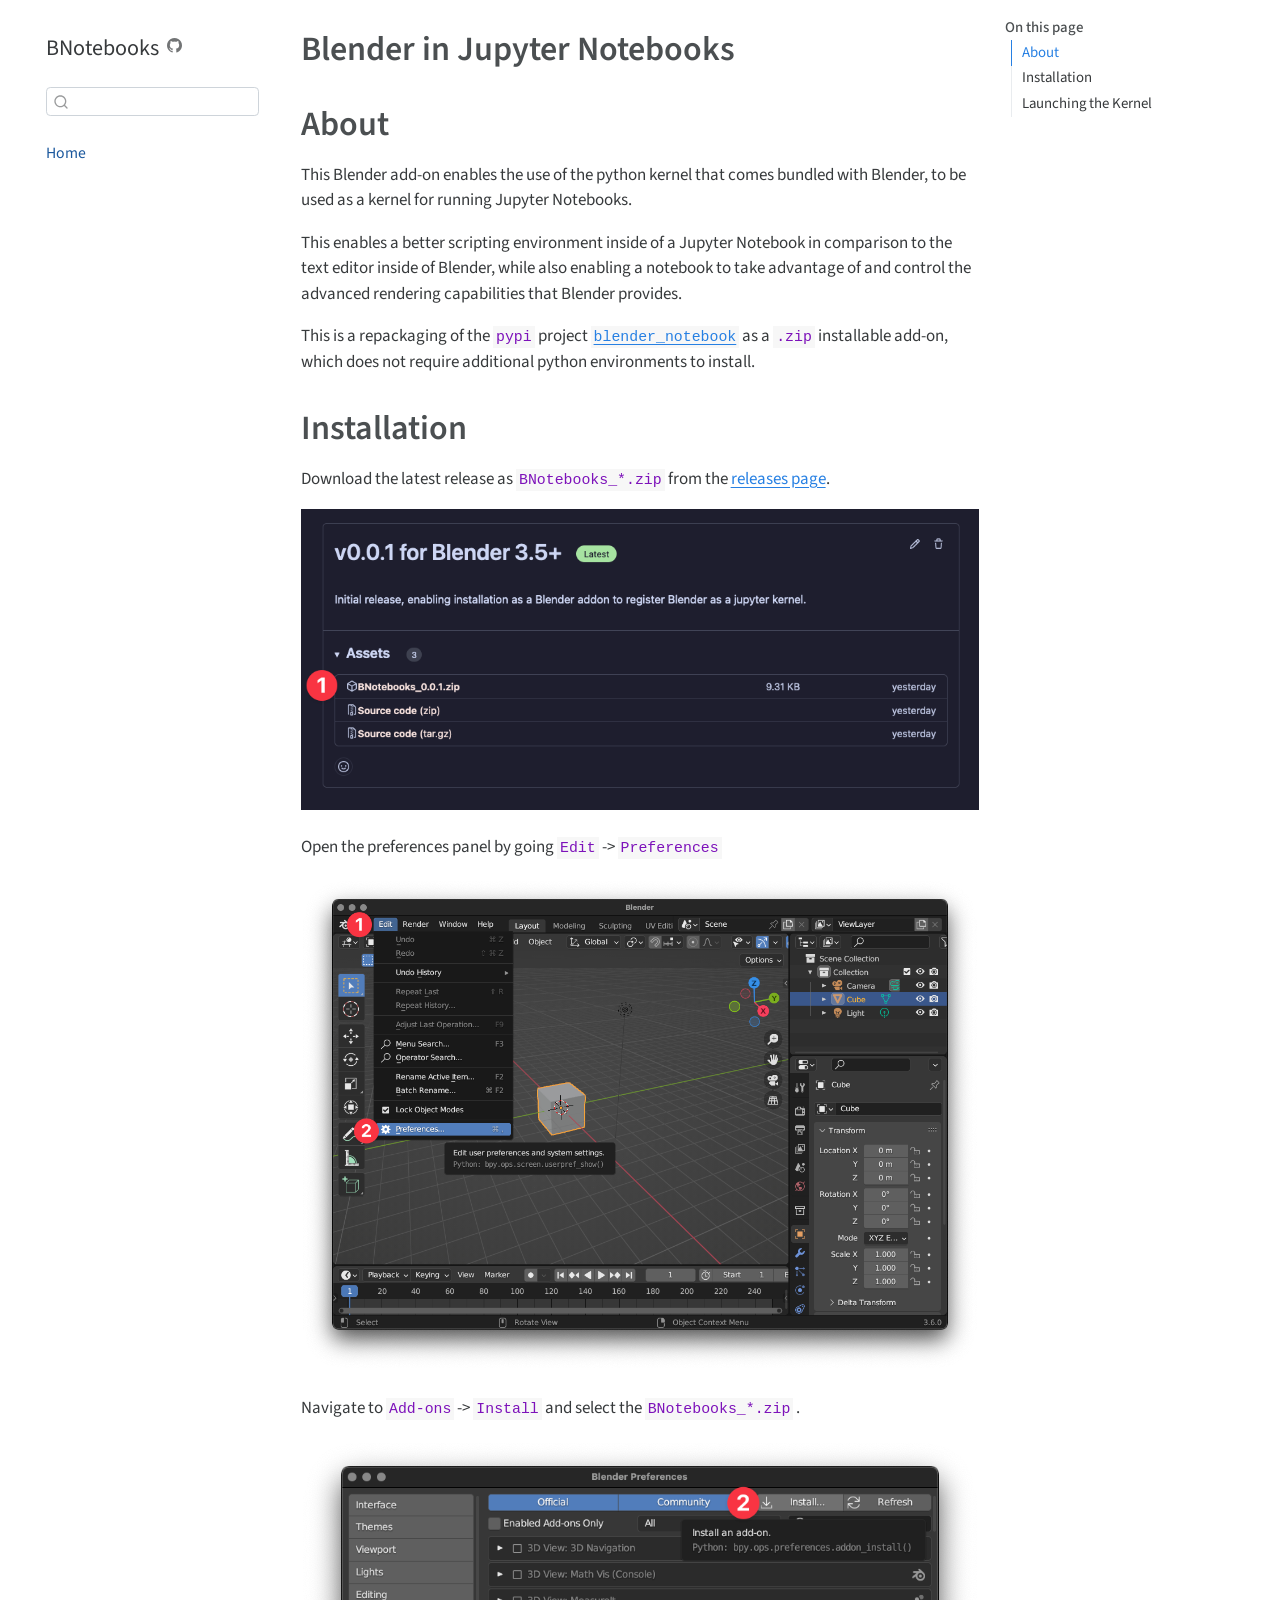
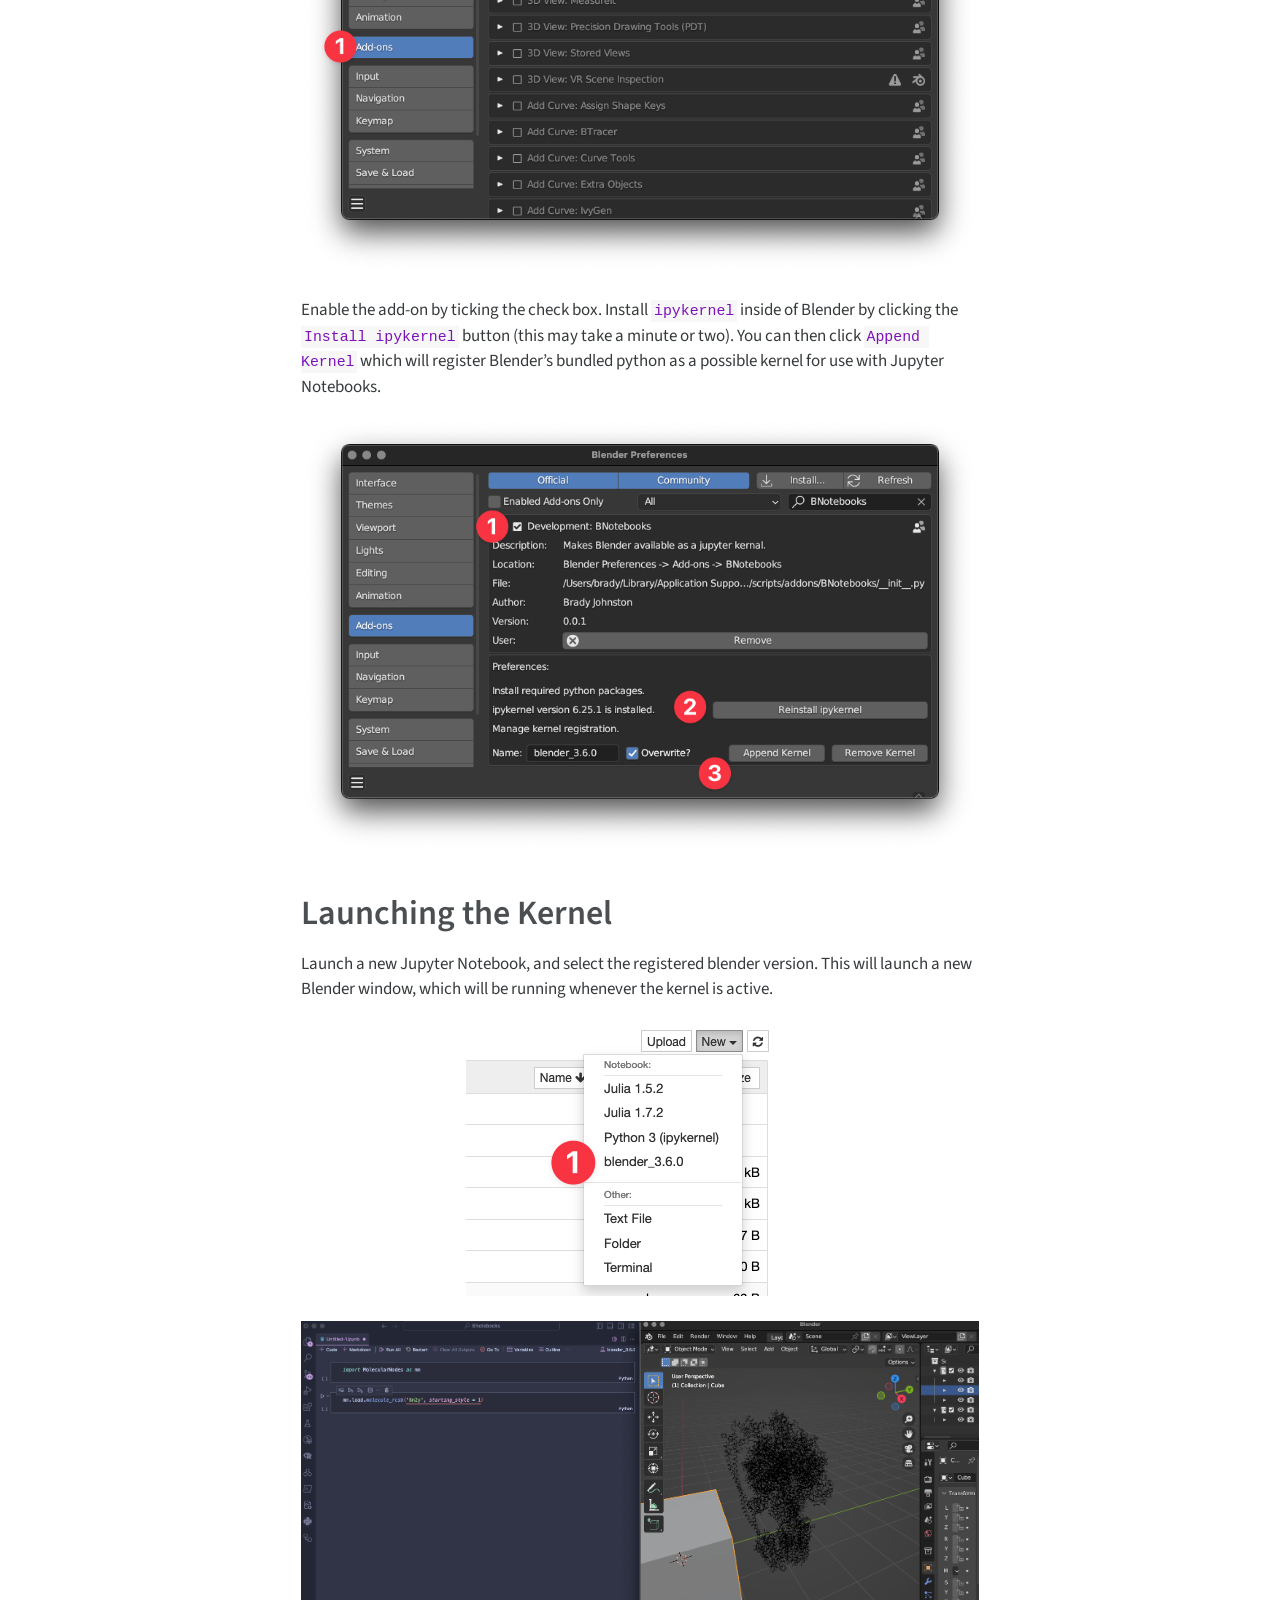
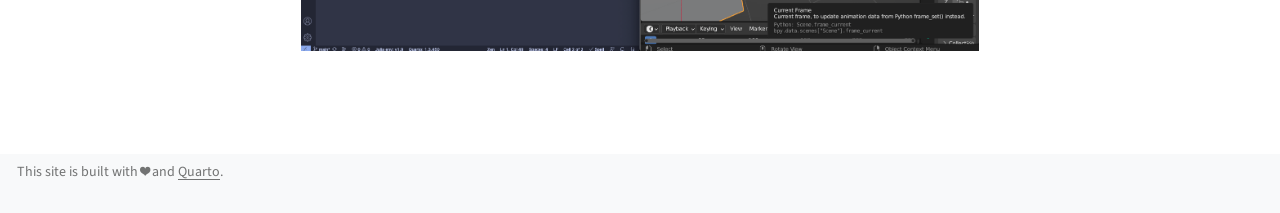
<file: index.html>
<!DOCTYPE html>
<html xmlns="http://www.w3.org/1999/xhtml" lang="en" xml:lang="en"><head>

<meta charset="utf-8">
<meta name="generator" content="quarto-99.9.9">

<meta name="viewport" content="width=device-width, initial-scale=1.0, user-scalable=yes">


<title>BNotebooks - Blender in Jupyter Notebooks</title>
<style>
code{white-space: pre-wrap;}
span.smallcaps{font-variant: small-caps;}
div.columns{display: flex; gap: min(4vw, 1.5em);}
div.column{flex: auto; overflow-x: auto;}
div.hanging-indent{margin-left: 1.5em; text-indent: -1.5em;}
ul.task-list{list-style: none;}
ul.task-list li input[type="checkbox"] {
  width: 0.8em;
  margin: 0 0.8em 0.2em -1em; /* quarto-specific, see https://github.com/quarto-dev/quarto-cli/issues/4556 */ 
  vertical-align: middle;
}
</style>


<script src="site_libs/quarto-nav/quarto-nav.js"></script>
<script src="site_libs/quarto-nav/headroom.min.js"></script>
<script src="site_libs/clipboard/clipboard.min.js"></script>
<script src="site_libs/quarto-search/autocomplete.umd.js"></script>
<script src="site_libs/quarto-search/fuse.min.js"></script>
<script src="site_libs/quarto-search/quarto-search.js"></script>
<meta name="quarto:offset" content="./">
<script src="site_libs/quarto-html/quarto.js"></script>
<script src="site_libs/quarto-html/popper.min.js"></script>
<script src="site_libs/quarto-html/tippy.umd.min.js"></script>
<script src="site_libs/quarto-html/anchor.min.js"></script>
<link href="site_libs/quarto-html/tippy.css" rel="stylesheet">
<link href="site_libs/quarto-html/quarto-syntax-highlighting.css" rel="stylesheet" id="quarto-text-highlighting-styles">
<script src="site_libs/bootstrap/bootstrap.min.js"></script>
<link href="site_libs/bootstrap/bootstrap-icons.css" rel="stylesheet">
<link href="site_libs/bootstrap/bootstrap.min.css" rel="stylesheet" id="quarto-bootstrap" data-mode="light">
<script id="quarto-search-options" type="application/json">{
  "location": "sidebar",
  "copy-button": false,
  "collapse-after": 3,
  "panel-placement": "start",
  "type": "textbox",
  "limit": 20,
  "keyboard-shortcut": [
    "f",
    "/",
    "s"
  ],
  "show-item-context": false,
  "language": {
    "search-no-results-text": "No results",
    "search-matching-documents-text": "matching documents",
    "search-copy-link-title": "Copy link to search",
    "search-hide-matches-text": "Hide additional matches",
    "search-more-match-text": "more match in this document",
    "search-more-matches-text": "more matches in this document",
    "search-clear-button-title": "Clear",
    "search-detached-cancel-button-title": "Cancel",
    "search-submit-button-title": "Submit",
    "search-label": "Search"
  }
}</script>


<link rel="stylesheet" href="styles.css">
</head>

<body class="nav-sidebar floating">

<div id="quarto-search-results"></div>
  <header id="quarto-header" class="headroom fixed-top">
  <nav class="quarto-secondary-nav">
    <div class="container-fluid d-flex">
      <button type="button" class="quarto-btn-toggle btn" data-bs-toggle="collapse" data-bs-target="#quarto-sidebar,#quarto-sidebar-glass" aria-controls="quarto-sidebar" aria-expanded="false" aria-label="Toggle sidebar navigation" onclick="if (window.quartoToggleHeadroom) { window.quartoToggleHeadroom(); }">
        <i class="bi bi-layout-text-sidebar-reverse"></i>
      </button>
        <nav class="quarto-page-breadcrumbs" aria-label="breadcrumb"><ol class="breadcrumb"><li class="breadcrumb-item"><a href="./index.html">Home</a></li></ol></nav>
        <a class="flex-grow-1" role="button" data-bs-toggle="collapse" data-bs-target="#quarto-sidebar,#quarto-sidebar-glass" aria-controls="quarto-sidebar" aria-expanded="false" aria-label="Toggle sidebar navigation" onclick="if (window.quartoToggleHeadroom) { window.quartoToggleHeadroom(); }">      
        </a>
      <button type="button" class="btn quarto-search-button" aria-label="" onclick="window.quartoOpenSearch();">
        <i class="bi bi-search"></i>
      </button>
    </div>
  </nav>
</header>
<!-- content -->
<div id="quarto-content" class="quarto-container page-columns page-rows-contents page-layout-article">
<!-- sidebar -->
  <nav id="quarto-sidebar" class="sidebar collapse collapse-horizontal sidebar-navigation floating overflow-auto">
    <div class="pt-lg-2 mt-2 text-left sidebar-header">
    <div class="sidebar-title mb-0 py-0">
      <a href="./">BNotebooks</a> 
        <div class="sidebar-tools-main">
    <a href="https://github.com/BradyAJohnston/BNotebooks" title="" class="quarto-navigation-tool px-1" aria-label=""><i class="bi bi-github"></i></a>
</div>
    </div>
      </div>
        <div class="mt-2 flex-shrink-0 align-items-center">
        <div class="sidebar-search">
        <div id="quarto-search" class="" title="Search"></div>
        </div>
        </div>
    <div class="sidebar-menu-container"> 
    <ul class="list-unstyled mt-1">
        <li class="sidebar-item">
  <div class="sidebar-item-container"> 
  <a href="./index.html" class="sidebar-item-text sidebar-link active">
 <span class="menu-text">Home</span></a>
  </div>
</li>
    </ul>
    </div>
</nav>
<div id="quarto-sidebar-glass" data-bs-toggle="collapse" data-bs-target="#quarto-sidebar,#quarto-sidebar-glass"></div>
<!-- margin-sidebar -->
    <div id="quarto-margin-sidebar" class="sidebar margin-sidebar">
        <nav id="TOC" role="doc-toc" class="toc-active">
    <h2 id="toc-title">On this page</h2>
   
  <ul>
  <li><a href="#about" id="toc-about" class="nav-link active" data-scroll-target="#about">About</a></li>
  <li><a href="#installation" id="toc-installation" class="nav-link" data-scroll-target="#installation">Installation</a></li>
  <li><a href="#launching-the-kernel" id="toc-launching-the-kernel" class="nav-link" data-scroll-target="#launching-the-kernel">Launching the Kernel</a></li>
  </ul>
</nav>
    </div>
<!-- main -->
<main class="content" id="quarto-document-content">

<header id="title-block-header" class="quarto-title-block default">
<div class="quarto-title">
<h1 class="title">Blender in Jupyter Notebooks</h1>
</div>



<div class="quarto-title-meta">

    
  
    
  </div>
  


</header>

<section id="about" class="level1">
<h1>About</h1>
<p>This Blender add-on enables the use of the python kernel that comes bundled with Blender, to be used as a kernel for running Jupyter Notebooks.</p>
<p>This enables a better scripting environment inside of a Jupyter Notebook in comparison to the text editor inside of Blender, while also enabling a notebook to take advantage of and control the advanced rendering capabilities that Blender provides.</p>
<p>This is a repackaging of the <code>pypi</code> project <a href="https://github.com/cheng-chi/blender_notebook"><code>blender_notebook</code></a> as a <code>.zip</code> installable add-on, which does not require additional python environments to install.</p>
</section>
<section id="installation" class="level1">
<h1>Installation</h1>
<p>Download the latest release as <code>BNotebooks_*.zip</code> from the <a href="https://github.com/BradyAJohnston/BNotebooks/releases">releases page</a>.</p>
<div id="fig-539a35d47e664c97a50115a146a7f1bd-1" class="quarto-figure quarto-figure-center anchored">
<figure class="quarto-float quarto-float-fig figure">
<div>
<img src="images/download.png" id="fig-539a35d47e664c97a50115a146a7f1bd-1" class="img-fluid figure-img">
</div>
</figure>
</div>
<p>Open the preferences panel by going <code>Edit</code> -&gt; <code>Preferences</code></p>
<div id="fig-539a35d47e664c97a50115a146a7f1bd-2" class="quarto-figure quarto-figure-center anchored">
<figure class="quarto-float quarto-float-fig figure">
<div>
<img src="images/preferences.png" id="fig-539a35d47e664c97a50115a146a7f1bd-2" class="img-fluid figure-img">
</div>
</figure>
</div>
<p>Navigate to <code>Add-ons</code> -&gt; <code>Install</code> and select the <code>BNotebooks_*.zip</code> .</p>
<div id="fig-539a35d47e664c97a50115a146a7f1bd-3" class="quarto-figure quarto-figure-center anchored">
<figure class="quarto-float quarto-float-fig figure">
<div>
<img src="images/install.png" id="fig-539a35d47e664c97a50115a146a7f1bd-3" class="img-fluid figure-img">
</div>
</figure>
</div>
<p>Enable the add-on by ticking the check box. Install <code>ipykernel</code> inside of Blender by clicking the <code>Install ipykernel</code> button (this may take a minute or two). You can then click <code>Append Kernel</code> which will register Blender’s bundled python as a possible kernel for use with Jupyter Notebooks.</p>
<div id="fig-539a35d47e664c97a50115a146a7f1bd-4" class="quarto-figure quarto-figure-center anchored">
<figure class="quarto-float quarto-float-fig figure">
<div>
<img src="images/append.png" id="fig-539a35d47e664c97a50115a146a7f1bd-4" class="img-fluid figure-img">
</div>
</figure>
</div>
</section>
<section id="launching-the-kernel" class="level1">
<h1>Launching the Kernel</h1>
<p>Launch a new Jupyter Notebook, and select the registered blender version. This will launch a new Blender window, which will be running whenever the kernel is active.</p>
<div id="fig-539a35d47e664c97a50115a146a7f1bd-5" class="quarto-figure quarto-figure-center anchored">
<figure class="quarto-float quarto-float-fig figure">
<div>
<img src="images/jupyter.png" id="fig-539a35d47e664c97a50115a146a7f1bd-5" class="img-fluid figure-img">
</div>
</figure>
</div>
<div id="fig-539a35d47e664c97a50115a146a7f1bd-6" class="quarto-figure quarto-figure-center anchored">
<figure class="quarto-float quarto-float-fig figure">
<div>
<img src="images/import.png" id="fig-539a35d47e664c97a50115a146a7f1bd-6" class="img-fluid figure-img">
</div>
</figure>
</div>


</section>

</main> <!-- /main -->
<script id="quarto-html-after-body" type="application/javascript">
window.document.addEventListener("DOMContentLoaded", function (event) {
  const toggleBodyColorMode = (bsSheetEl) => {
    const mode = bsSheetEl.getAttribute("data-mode");
    const bodyEl = window.document.querySelector("body");
    if (mode === "dark") {
      bodyEl.classList.add("quarto-dark");
      bodyEl.classList.remove("quarto-light");
    } else {
      bodyEl.classList.add("quarto-light");
      bodyEl.classList.remove("quarto-dark");
    }
  }
  const toggleBodyColorPrimary = () => {
    const bsSheetEl = window.document.querySelector("link#quarto-bootstrap");
    if (bsSheetEl) {
      toggleBodyColorMode(bsSheetEl);
    }
  }
  toggleBodyColorPrimary();  
  const icon = "";
  const anchorJS = new window.AnchorJS();
  anchorJS.options = {
    placement: 'right',
    icon: icon
  };
  anchorJS.add('.anchored');
  const isCodeAnnotation = (el) => {
    for (const clz of el.classList) {
      if (clz.startsWith('code-annotation-')) {                     
        return true;
      }
    }
    return false;
  }
  const clipboard = new window.ClipboardJS('.code-copy-button', {
    text: function(trigger) {
      const codeEl = trigger.previousElementSibling.cloneNode(true);
      for (const childEl of codeEl.children) {
        if (isCodeAnnotation(childEl)) {
          childEl.remove();
        }
      }
      return codeEl.innerText;
    }
  });
  clipboard.on('success', function(e) {
    // button target
    const button = e.trigger;
    // don't keep focus
    button.blur();
    // flash "checked"
    button.classList.add('code-copy-button-checked');
    var currentTitle = button.getAttribute("title");
    button.setAttribute("title", "Copied!");
    let tooltip;
    if (window.bootstrap) {
      button.setAttribute("data-bs-toggle", "tooltip");
      button.setAttribute("data-bs-placement", "left");
      button.setAttribute("data-bs-title", "Copied!");
      tooltip = new bootstrap.Tooltip(button, 
        { trigger: "manual", 
          customClass: "code-copy-button-tooltip",
          offset: [0, -8]});
      tooltip.show();    
    }
    setTimeout(function() {
      if (tooltip) {
        tooltip.hide();
        button.removeAttribute("data-bs-title");
        button.removeAttribute("data-bs-toggle");
        button.removeAttribute("data-bs-placement");
      }
      button.setAttribute("title", currentTitle);
      button.classList.remove('code-copy-button-checked');
    }, 1000);
    // clear code selection
    e.clearSelection();
  });
  function tippyHover(el, contentFn, onTriggerFn, onUntriggerFn) {
    const config = {
      allowHTML: true,
      maxWidth: 500,
      delay: 100,
      arrow: false,
      appendTo: function(el) {
          return el.parentElement;
      },
      interactive: true,
      interactiveBorder: 10,
      theme: 'quarto',
      placement: 'bottom-start',
    };
    if (contentFn) {
      config.content = contentFn;
    }
    if (onTriggerFn) {
      config.onTrigger = onTriggerFn;
    }
    if (onUntriggerFn) {
      config.onUntrigger = onUntriggerFn;
    }
    window.tippy(el, config); 
  }
  const noterefs = window.document.querySelectorAll('a[role="doc-noteref"]');
  for (var i=0; i<noterefs.length; i++) {
    const ref = noterefs[i];
    tippyHover(ref, function() {
      // use id or data attribute instead here
      let href = ref.getAttribute('data-footnote-href') || ref.getAttribute('href');
      try { href = new URL(href).hash; } catch {}
      const id = href.replace(/^#\/?/, "");
      const note = window.document.getElementById(id);
      return note.innerHTML;
    });
  }
  const xrefs = window.document.querySelectorAll('a.quarto-xref');
  const processXRef = (id, note) => {
    // Strip column container classes
    const stripColumnClz = (el) => {
      el.classList.remove("page-full", "page-columns");
      if (el.children) {
        for (const child of el.children) {
          stripColumnClz(child);
        }
      }
    }
    stripColumnClz(note)
    if (id.startsWith('sec-')) {
      // Special case sections, only their first couple elements
      const container = document.createElement("div");
      if (note.children && note.children.length > 2) {
        for (let i = 0; i < 2; i++) {
          container.appendChild(note.children[i].cloneNode(true));
        }
        return container.innerHTML
      } else {
        return note.innerHTML;
      }
    } else {
      // Remove any anchor links if they are present
      const anchorLink = note.querySelector('a.anchorjs-link');
      if (anchorLink) {
        anchorLink.remove();
      }
      return note.innerHTML;
    }
  }
  for (var i=0; i<xrefs.length; i++) {
    const xref = xrefs[i];
    tippyHover(xref, undefined, function(instance) {
      instance.disable();
      let url = xref.getAttribute('href');
      let hash = undefined; 
      if (url.startsWith('#')) {
        hash = url;
      } else {
        try { hash = new URL(url).hash; } catch {}
      }
      if (hash) {
        const id = hash.replace(/^#\/?/, "");
        const note = window.document.getElementById(id);
        if (note !== null) {
          try {
            const html = processXRef(id, note.cloneNode(true));
            instance.setContent(html);
          } finally {
            instance.enable();
            instance.show();
          }
        } else {
          // See if we can fetch this
          fetch(url.split('#')[0])
          .then(res => res.text())
          .then(html => {
            const parser = new DOMParser();
            const htmlDoc = parser.parseFromString(html, "text/html");
            const note = htmlDoc.getElementById(id);
            if (note !== null) {
              const html = processXRef(id, note);
              instance.setContent(html);
            } 
          }).finally(() => {
            instance.enable();
            instance.show();
          });
        }
      }
    }, function(instance) {
    });
  }
      let selectedAnnoteEl;
      const selectorForAnnotation = ( cell, annotation) => {
        let cellAttr = 'data-code-cell="' + cell + '"';
        let lineAttr = 'data-code-annotation="' +  annotation + '"';
        const selector = 'span[' + cellAttr + '][' + lineAttr + ']';
        return selector;
      }
      const selectCodeLines = (annoteEl) => {
        const doc = window.document;
        const targetCell = annoteEl.getAttribute("data-target-cell");
        const targetAnnotation = annoteEl.getAttribute("data-target-annotation");
        const annoteSpan = window.document.querySelector(selectorForAnnotation(targetCell, targetAnnotation));
        const lines = annoteSpan.getAttribute("data-code-lines").split(",");
        const lineIds = lines.map((line) => {
          return targetCell + "-" + line;
        })
        let top = null;
        let height = null;
        let parent = null;
        if (lineIds.length > 0) {
            //compute the position of the single el (top and bottom and make a div)
            const el = window.document.getElementById(lineIds[0]);
            top = el.offsetTop;
            height = el.offsetHeight;
            parent = el.parentElement.parentElement;
          if (lineIds.length > 1) {
            const lastEl = window.document.getElementById(lineIds[lineIds.length - 1]);
            const bottom = lastEl.offsetTop + lastEl.offsetHeight;
            height = bottom - top;
          }
          if (top !== null && height !== null && parent !== null) {
            // cook up a div (if necessary) and position it 
            let div = window.document.getElementById("code-annotation-line-highlight");
            if (div === null) {
              div = window.document.createElement("div");
              div.setAttribute("id", "code-annotation-line-highlight");
              div.style.position = 'absolute';
              parent.appendChild(div);
            }
            div.style.top = top - 2 + "px";
            div.style.height = height + 4 + "px";
            div.style.left = 0;
            let gutterDiv = window.document.getElementById("code-annotation-line-highlight-gutter");
            if (gutterDiv === null) {
              gutterDiv = window.document.createElement("div");
              gutterDiv.setAttribute("id", "code-annotation-line-highlight-gutter");
              gutterDiv.style.position = 'absolute';
              const codeCell = window.document.getElementById(targetCell);
              const gutter = codeCell.querySelector('.code-annotation-gutter');
              gutter.appendChild(gutterDiv);
            }
            gutterDiv.style.top = top - 2 + "px";
            gutterDiv.style.height = height + 4 + "px";
          }
          selectedAnnoteEl = annoteEl;
        }
      };
      const unselectCodeLines = () => {
        const elementsIds = ["code-annotation-line-highlight", "code-annotation-line-highlight-gutter"];
        elementsIds.forEach((elId) => {
          const div = window.document.getElementById(elId);
          if (div) {
            div.remove();
          }
        });
        selectedAnnoteEl = undefined;
      };
        // Handle positioning of the toggle
    window.addEventListener(
      "resize",
      throttle(() => {
        console.log("RESIZE");
        elRect = undefined;
        if (selectedAnnoteEl) {
          selectCodeLines(selectedAnnoteEl);
        }
      }, 10)
    );
    function throttle(fn, ms) {
    let throttle = false;
    let timer;
      return (...args) => {
        if(!throttle) { // first call gets through
            fn.apply(this, args);
            throttle = true;
        } else { // all the others get throttled
            if(timer) clearTimeout(timer); // cancel #2
            timer = setTimeout(() => {
              fn.apply(this, args);
              timer = throttle = false;
            }, ms);
        }
      };
    }
      // Attach click handler to the DT
      const annoteDls = window.document.querySelectorAll('dt[data-target-cell]');
      for (const annoteDlNode of annoteDls) {
        annoteDlNode.addEventListener('click', (event) => {
          const clickedEl = event.target;
          if (clickedEl !== selectedAnnoteEl) {
            unselectCodeLines();
            const activeEl = window.document.querySelector('dt[data-target-cell].code-annotation-active');
            if (activeEl) {
              activeEl.classList.remove('code-annotation-active');
            }
            selectCodeLines(clickedEl);
            clickedEl.classList.add('code-annotation-active');
          } else {
            // Unselect the line
            unselectCodeLines();
            clickedEl.classList.remove('code-annotation-active');
          }
        });
      }
  const findCites = (el) => {
    const parentEl = el.parentElement;
    if (parentEl) {
      const cites = parentEl.dataset.cites;
      if (cites) {
        return {
          el,
          cites: cites.split(' ')
        };
      } else {
        return findCites(el.parentElement)
      }
    } else {
      return undefined;
    }
  };
  var bibliorefs = window.document.querySelectorAll('a[role="doc-biblioref"]');
  for (var i=0; i<bibliorefs.length; i++) {
    const ref = bibliorefs[i];
    const citeInfo = findCites(ref);
    if (citeInfo) {
      tippyHover(citeInfo.el, function() {
        var popup = window.document.createElement('div');
        citeInfo.cites.forEach(function(cite) {
          var citeDiv = window.document.createElement('div');
          citeDiv.classList.add('hanging-indent');
          citeDiv.classList.add('csl-entry');
          var biblioDiv = window.document.getElementById('ref-' + cite);
          if (biblioDiv) {
            citeDiv.innerHTML = biblioDiv.innerHTML;
          }
          popup.appendChild(citeDiv);
        });
        return popup.innerHTML;
      });
    }
  }
});
</script>
</div> <!-- /content -->
<footer class="footer">
  <div class="nav-footer">
    <div class="nav-footer-left">
<p>This site is built with ❤️ and <a href="https://quarto.org/">Quarto</a>.</p>
</div>   
    <div class="nav-footer-center">
      &nbsp;
    </div>
    <div class="nav-footer-right">
      &nbsp;
    </div>
  </div>
</footer>




</body></html>
</file>
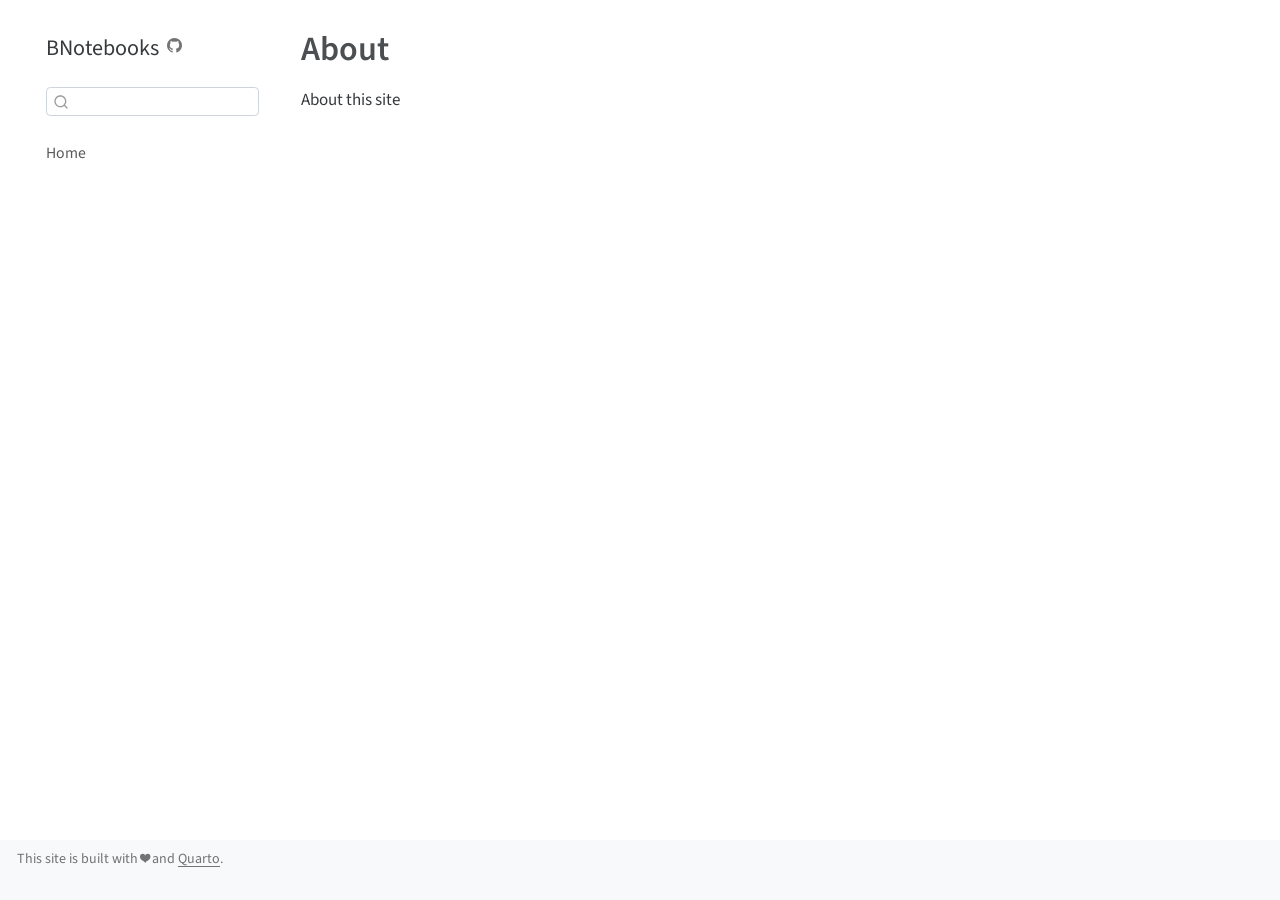
<file: about.html>
<!DOCTYPE html>
<html xmlns="http://www.w3.org/1999/xhtml" lang="en" xml:lang="en"><head>

<meta charset="utf-8">
<meta name="generator" content="quarto-99.9.9">

<meta name="viewport" content="width=device-width, initial-scale=1.0, user-scalable=yes">


<title>BNotebooks - About</title>
<style>
code{white-space: pre-wrap;}
span.smallcaps{font-variant: small-caps;}
div.columns{display: flex; gap: min(4vw, 1.5em);}
div.column{flex: auto; overflow-x: auto;}
div.hanging-indent{margin-left: 1.5em; text-indent: -1.5em;}
ul.task-list{list-style: none;}
ul.task-list li input[type="checkbox"] {
  width: 0.8em;
  margin: 0 0.8em 0.2em -1em; /* quarto-specific, see https://github.com/quarto-dev/quarto-cli/issues/4556 */ 
  vertical-align: middle;
}
</style>


<script src="site_libs/quarto-nav/quarto-nav.js"></script>
<script src="site_libs/quarto-nav/headroom.min.js"></script>
<script src="site_libs/clipboard/clipboard.min.js"></script>
<script src="site_libs/quarto-search/autocomplete.umd.js"></script>
<script src="site_libs/quarto-search/fuse.min.js"></script>
<script src="site_libs/quarto-search/quarto-search.js"></script>
<meta name="quarto:offset" content="./">
<script src="site_libs/quarto-html/quarto.js"></script>
<script src="site_libs/quarto-html/popper.min.js"></script>
<script src="site_libs/quarto-html/tippy.umd.min.js"></script>
<script src="site_libs/quarto-html/anchor.min.js"></script>
<link href="site_libs/quarto-html/tippy.css" rel="stylesheet">
<link href="site_libs/quarto-html/quarto-syntax-highlighting.css" rel="stylesheet" id="quarto-text-highlighting-styles">
<script src="site_libs/bootstrap/bootstrap.min.js"></script>
<link href="site_libs/bootstrap/bootstrap-icons.css" rel="stylesheet">
<link href="site_libs/bootstrap/bootstrap.min.css" rel="stylesheet" id="quarto-bootstrap" data-mode="light">
<script id="quarto-search-options" type="application/json">{
  "location": "sidebar",
  "copy-button": false,
  "collapse-after": 3,
  "panel-placement": "start",
  "type": "textbox",
  "limit": 20,
  "keyboard-shortcut": [
    "f",
    "/",
    "s"
  ],
  "show-item-context": false,
  "language": {
    "search-no-results-text": "No results",
    "search-matching-documents-text": "matching documents",
    "search-copy-link-title": "Copy link to search",
    "search-hide-matches-text": "Hide additional matches",
    "search-more-match-text": "more match in this document",
    "search-more-matches-text": "more matches in this document",
    "search-clear-button-title": "Clear",
    "search-detached-cancel-button-title": "Cancel",
    "search-submit-button-title": "Submit",
    "search-label": "Search"
  }
}</script>


<link rel="stylesheet" href="styles.css">
</head>

<body class="nav-sidebar floating">

<div id="quarto-search-results"></div>
  <header id="quarto-header" class="headroom fixed-top">
  <nav class="quarto-secondary-nav">
    <div class="container-fluid d-flex">
      <button type="button" class="quarto-btn-toggle btn" data-bs-toggle="collapse" data-bs-target="#quarto-sidebar,#quarto-sidebar-glass" aria-controls="quarto-sidebar" aria-expanded="false" aria-label="Toggle sidebar navigation" onclick="if (window.quartoToggleHeadroom) { window.quartoToggleHeadroom(); }">
        <i class="bi bi-layout-text-sidebar-reverse"></i>
      </button>
        <nav class="quarto-page-breadcrumbs" aria-label="breadcrumb"><ol class="breadcrumb"><li class="breadcrumb-item">
      BNotebooks
      </li></ol></nav>
        <a class="flex-grow-1" role="button" data-bs-toggle="collapse" data-bs-target="#quarto-sidebar,#quarto-sidebar-glass" aria-controls="quarto-sidebar" aria-expanded="false" aria-label="Toggle sidebar navigation" onclick="if (window.quartoToggleHeadroom) { window.quartoToggleHeadroom(); }">      
        </a>
      <button type="button" class="btn quarto-search-button" aria-label="" onclick="window.quartoOpenSearch();">
        <i class="bi bi-search"></i>
      </button>
    </div>
  </nav>
</header>
<!-- content -->
<div id="quarto-content" class="quarto-container page-columns page-rows-contents page-layout-article">
<!-- sidebar -->
  <nav id="quarto-sidebar" class="sidebar collapse collapse-horizontal sidebar-navigation floating overflow-auto">
    <div class="pt-lg-2 mt-2 text-left sidebar-header">
    <div class="sidebar-title mb-0 py-0">
      <a href="./">BNotebooks</a> 
        <div class="sidebar-tools-main">
    <a href="https://github.com/BradyAJohnston/BNotebooks" title="" class="quarto-navigation-tool px-1" aria-label=""><i class="bi bi-github"></i></a>
</div>
    </div>
      </div>
        <div class="mt-2 flex-shrink-0 align-items-center">
        <div class="sidebar-search">
        <div id="quarto-search" class="" title="Search"></div>
        </div>
        </div>
    <div class="sidebar-menu-container"> 
    <ul class="list-unstyled mt-1">
        <li class="sidebar-item">
  <div class="sidebar-item-container"> 
  <a href="./index.html" class="sidebar-item-text sidebar-link">
 <span class="menu-text">Home</span></a>
  </div>
</li>
    </ul>
    </div>
</nav>
<div id="quarto-sidebar-glass" data-bs-toggle="collapse" data-bs-target="#quarto-sidebar,#quarto-sidebar-glass"></div>
<!-- margin-sidebar -->
    <div id="quarto-margin-sidebar" class="sidebar margin-sidebar">
        
    </div>
<!-- main -->
<main class="content" id="quarto-document-content">

<header id="title-block-header" class="quarto-title-block default">
<div class="quarto-title">
<h1 class="title">About</h1>
</div>



<div class="quarto-title-meta">

    
  
    
  </div>
  


</header>

<p>About this site</p>



</main> <!-- /main -->
<script id="quarto-html-after-body" type="application/javascript">
window.document.addEventListener("DOMContentLoaded", function (event) {
  const toggleBodyColorMode = (bsSheetEl) => {
    const mode = bsSheetEl.getAttribute("data-mode");
    const bodyEl = window.document.querySelector("body");
    if (mode === "dark") {
      bodyEl.classList.add("quarto-dark");
      bodyEl.classList.remove("quarto-light");
    } else {
      bodyEl.classList.add("quarto-light");
      bodyEl.classList.remove("quarto-dark");
    }
  }
  const toggleBodyColorPrimary = () => {
    const bsSheetEl = window.document.querySelector("link#quarto-bootstrap");
    if (bsSheetEl) {
      toggleBodyColorMode(bsSheetEl);
    }
  }
  toggleBodyColorPrimary();  
  const icon = "";
  const anchorJS = new window.AnchorJS();
  anchorJS.options = {
    placement: 'right',
    icon: icon
  };
  anchorJS.add('.anchored');
  const isCodeAnnotation = (el) => {
    for (const clz of el.classList) {
      if (clz.startsWith('code-annotation-')) {                     
        return true;
      }
    }
    return false;
  }
  const clipboard = new window.ClipboardJS('.code-copy-button', {
    text: function(trigger) {
      const codeEl = trigger.previousElementSibling.cloneNode(true);
      for (const childEl of codeEl.children) {
        if (isCodeAnnotation(childEl)) {
          childEl.remove();
        }
      }
      return codeEl.innerText;
    }
  });
  clipboard.on('success', function(e) {
    // button target
    const button = e.trigger;
    // don't keep focus
    button.blur();
    // flash "checked"
    button.classList.add('code-copy-button-checked');
    var currentTitle = button.getAttribute("title");
    button.setAttribute("title", "Copied!");
    let tooltip;
    if (window.bootstrap) {
      button.setAttribute("data-bs-toggle", "tooltip");
      button.setAttribute("data-bs-placement", "left");
      button.setAttribute("data-bs-title", "Copied!");
      tooltip = new bootstrap.Tooltip(button, 
        { trigger: "manual", 
          customClass: "code-copy-button-tooltip",
          offset: [0, -8]});
      tooltip.show();    
    }
    setTimeout(function() {
      if (tooltip) {
        tooltip.hide();
        button.removeAttribute("data-bs-title");
        button.removeAttribute("data-bs-toggle");
        button.removeAttribute("data-bs-placement");
      }
      button.setAttribute("title", currentTitle);
      button.classList.remove('code-copy-button-checked');
    }, 1000);
    // clear code selection
    e.clearSelection();
  });
  function tippyHover(el, contentFn, onTriggerFn, onUntriggerFn) {
    const config = {
      allowHTML: true,
      maxWidth: 500,
      delay: 100,
      arrow: false,
      appendTo: function(el) {
          return el.parentElement;
      },
      interactive: true,
      interactiveBorder: 10,
      theme: 'quarto',
      placement: 'bottom-start',
    };
    if (contentFn) {
      config.content = contentFn;
    }
    if (onTriggerFn) {
      config.onTrigger = onTriggerFn;
    }
    if (onUntriggerFn) {
      config.onUntrigger = onUntriggerFn;
    }
    window.tippy(el, config); 
  }
  const noterefs = window.document.querySelectorAll('a[role="doc-noteref"]');
  for (var i=0; i<noterefs.length; i++) {
    const ref = noterefs[i];
    tippyHover(ref, function() {
      // use id or data attribute instead here
      let href = ref.getAttribute('data-footnote-href') || ref.getAttribute('href');
      try { href = new URL(href).hash; } catch {}
      const id = href.replace(/^#\/?/, "");
      const note = window.document.getElementById(id);
      return note.innerHTML;
    });
  }
  const xrefs = window.document.querySelectorAll('a.quarto-xref');
  const processXRef = (id, note) => {
    // Strip column container classes
    const stripColumnClz = (el) => {
      el.classList.remove("page-full", "page-columns");
      if (el.children) {
        for (const child of el.children) {
          stripColumnClz(child);
        }
      }
    }
    stripColumnClz(note)
    if (id.startsWith('sec-')) {
      // Special case sections, only their first couple elements
      const container = document.createElement("div");
      if (note.children && note.children.length > 2) {
        for (let i = 0; i < 2; i++) {
          container.appendChild(note.children[i].cloneNode(true));
        }
        return container.innerHTML
      } else {
        return note.innerHTML;
      }
    } else {
      // Remove any anchor links if they are present
      const anchorLink = note.querySelector('a.anchorjs-link');
      if (anchorLink) {
        anchorLink.remove();
      }
      return note.innerHTML;
    }
  }
  for (var i=0; i<xrefs.length; i++) {
    const xref = xrefs[i];
    tippyHover(xref, undefined, function(instance) {
      instance.disable();
      let url = xref.getAttribute('href');
      let hash = undefined; 
      if (url.startsWith('#')) {
        hash = url;
      } else {
        try { hash = new URL(url).hash; } catch {}
      }
      if (hash) {
        const id = hash.replace(/^#\/?/, "");
        const note = window.document.getElementById(id);
        if (note !== null) {
          try {
            const html = processXRef(id, note.cloneNode(true));
            instance.setContent(html);
          } finally {
            instance.enable();
            instance.show();
          }
        } else {
          // See if we can fetch this
          fetch(url.split('#')[0])
          .then(res => res.text())
          .then(html => {
            const parser = new DOMParser();
            const htmlDoc = parser.parseFromString(html, "text/html");
            const note = htmlDoc.getElementById(id);
            if (note !== null) {
              const html = processXRef(id, note);
              instance.setContent(html);
            } 
          }).finally(() => {
            instance.enable();
            instance.show();
          });
        }
      }
    }, function(instance) {
    });
  }
      let selectedAnnoteEl;
      const selectorForAnnotation = ( cell, annotation) => {
        let cellAttr = 'data-code-cell="' + cell + '"';
        let lineAttr = 'data-code-annotation="' +  annotation + '"';
        const selector = 'span[' + cellAttr + '][' + lineAttr + ']';
        return selector;
      }
      const selectCodeLines = (annoteEl) => {
        const doc = window.document;
        const targetCell = annoteEl.getAttribute("data-target-cell");
        const targetAnnotation = annoteEl.getAttribute("data-target-annotation");
        const annoteSpan = window.document.querySelector(selectorForAnnotation(targetCell, targetAnnotation));
        const lines = annoteSpan.getAttribute("data-code-lines").split(",");
        const lineIds = lines.map((line) => {
          return targetCell + "-" + line;
        })
        let top = null;
        let height = null;
        let parent = null;
        if (lineIds.length > 0) {
            //compute the position of the single el (top and bottom and make a div)
            const el = window.document.getElementById(lineIds[0]);
            top = el.offsetTop;
            height = el.offsetHeight;
            parent = el.parentElement.parentElement;
          if (lineIds.length > 1) {
            const lastEl = window.document.getElementById(lineIds[lineIds.length - 1]);
            const bottom = lastEl.offsetTop + lastEl.offsetHeight;
            height = bottom - top;
          }
          if (top !== null && height !== null && parent !== null) {
            // cook up a div (if necessary) and position it 
            let div = window.document.getElementById("code-annotation-line-highlight");
            if (div === null) {
              div = window.document.createElement("div");
              div.setAttribute("id", "code-annotation-line-highlight");
              div.style.position = 'absolute';
              parent.appendChild(div);
            }
            div.style.top = top - 2 + "px";
            div.style.height = height + 4 + "px";
            div.style.left = 0;
            let gutterDiv = window.document.getElementById("code-annotation-line-highlight-gutter");
            if (gutterDiv === null) {
              gutterDiv = window.document.createElement("div");
              gutterDiv.setAttribute("id", "code-annotation-line-highlight-gutter");
              gutterDiv.style.position = 'absolute';
              const codeCell = window.document.getElementById(targetCell);
              const gutter = codeCell.querySelector('.code-annotation-gutter');
              gutter.appendChild(gutterDiv);
            }
            gutterDiv.style.top = top - 2 + "px";
            gutterDiv.style.height = height + 4 + "px";
          }
          selectedAnnoteEl = annoteEl;
        }
      };
      const unselectCodeLines = () => {
        const elementsIds = ["code-annotation-line-highlight", "code-annotation-line-highlight-gutter"];
        elementsIds.forEach((elId) => {
          const div = window.document.getElementById(elId);
          if (div) {
            div.remove();
          }
        });
        selectedAnnoteEl = undefined;
      };
        // Handle positioning of the toggle
    window.addEventListener(
      "resize",
      throttle(() => {
        console.log("RESIZE");
        elRect = undefined;
        if (selectedAnnoteEl) {
          selectCodeLines(selectedAnnoteEl);
        }
      }, 10)
    );
    function throttle(fn, ms) {
    let throttle = false;
    let timer;
      return (...args) => {
        if(!throttle) { // first call gets through
            fn.apply(this, args);
            throttle = true;
        } else { // all the others get throttled
            if(timer) clearTimeout(timer); // cancel #2
            timer = setTimeout(() => {
              fn.apply(this, args);
              timer = throttle = false;
            }, ms);
        }
      };
    }
      // Attach click handler to the DT
      const annoteDls = window.document.querySelectorAll('dt[data-target-cell]');
      for (const annoteDlNode of annoteDls) {
        annoteDlNode.addEventListener('click', (event) => {
          const clickedEl = event.target;
          if (clickedEl !== selectedAnnoteEl) {
            unselectCodeLines();
            const activeEl = window.document.querySelector('dt[data-target-cell].code-annotation-active');
            if (activeEl) {
              activeEl.classList.remove('code-annotation-active');
            }
            selectCodeLines(clickedEl);
            clickedEl.classList.add('code-annotation-active');
          } else {
            // Unselect the line
            unselectCodeLines();
            clickedEl.classList.remove('code-annotation-active');
          }
        });
      }
  const findCites = (el) => {
    const parentEl = el.parentElement;
    if (parentEl) {
      const cites = parentEl.dataset.cites;
      if (cites) {
        return {
          el,
          cites: cites.split(' ')
        };
      } else {
        return findCites(el.parentElement)
      }
    } else {
      return undefined;
    }
  };
  var bibliorefs = window.document.querySelectorAll('a[role="doc-biblioref"]');
  for (var i=0; i<bibliorefs.length; i++) {
    const ref = bibliorefs[i];
    const citeInfo = findCites(ref);
    if (citeInfo) {
      tippyHover(citeInfo.el, function() {
        var popup = window.document.createElement('div');
        citeInfo.cites.forEach(function(cite) {
          var citeDiv = window.document.createElement('div');
          citeDiv.classList.add('hanging-indent');
          citeDiv.classList.add('csl-entry');
          var biblioDiv = window.document.getElementById('ref-' + cite);
          if (biblioDiv) {
            citeDiv.innerHTML = biblioDiv.innerHTML;
          }
          popup.appendChild(citeDiv);
        });
        return popup.innerHTML;
      });
    }
  }
});
</script>
</div> <!-- /content -->
<footer class="footer">
  <div class="nav-footer">
    <div class="nav-footer-left">
<p>This site is built with ❤️ and <a href="https://quarto.org/">Quarto</a>.</p>
</div>   
    <div class="nav-footer-center">
      &nbsp;
    </div>
    <div class="nav-footer-right">
      &nbsp;
    </div>
  </div>
</footer>




</body></html>
</file>
<file: site_libs/quarto-html/tippy.css>
.tippy-box[data-animation=fade][data-state=hidden]{opacity:0}[data-tippy-root]{max-width:calc(100vw - 10px)}.tippy-box{position:relative;background-color:#333;color:#fff;border-radius:4px;font-size:14px;line-height:1.4;white-space:normal;outline:0;transition-property:transform,visibility,opacity}.tippy-box[data-placement^=top]>.tippy-arrow{bottom:0}.tippy-box[data-placement^=top]>.tippy-arrow:before{bottom:-7px;left:0;border-width:8px 8px 0;border-top-color:initial;transform-origin:center top}.tippy-box[data-placement^=bottom]>.tippy-arrow{top:0}.tippy-box[data-placement^=bottom]>.tippy-arrow:before{top:-7px;left:0;border-width:0 8px 8px;border-bottom-color:initial;transform-origin:center bottom}.tippy-box[data-placement^=left]>.tippy-arrow{right:0}.tippy-box[data-placement^=left]>.tippy-arrow:before{border-width:8px 0 8px 8px;border-left-color:initial;right:-7px;transform-origin:center left}.tippy-box[data-placement^=right]>.tippy-arrow{left:0}.tippy-box[data-placement^=right]>.tippy-arrow:before{left:-7px;border-width:8px 8px 8px 0;border-right-color:initial;transform-origin:center right}.tippy-box[data-inertia][data-state=visible]{transition-timing-function:cubic-bezier(.54,1.5,.38,1.11)}.tippy-arrow{width:16px;height:16px;color:#333}.tippy-arrow:before{content:"";position:absolute;border-color:transparent;border-style:solid}.tippy-content{position:relative;padding:5px 9px;z-index:1}
</file>
<file: site_libs/quarto-html/quarto-syntax-highlighting.css>
/* quarto syntax highlight colors */
:root {
  --quarto-hl-ot-color: #003B4F;
  --quarto-hl-at-color: #657422;
  --quarto-hl-ss-color: #20794D;
  --quarto-hl-an-color: #5E5E5E;
  --quarto-hl-fu-color: #4758AB;
  --quarto-hl-st-color: #20794D;
  --quarto-hl-cf-color: #003B4F;
  --quarto-hl-op-color: #5E5E5E;
  --quarto-hl-er-color: #AD0000;
  --quarto-hl-bn-color: #AD0000;
  --quarto-hl-al-color: #AD0000;
  --quarto-hl-va-color: #111111;
  --quarto-hl-bu-color: inherit;
  --quarto-hl-ex-color: inherit;
  --quarto-hl-pp-color: #AD0000;
  --quarto-hl-in-color: #5E5E5E;
  --quarto-hl-vs-color: #20794D;
  --quarto-hl-wa-color: #5E5E5E;
  --quarto-hl-do-color: #5E5E5E;
  --quarto-hl-im-color: #00769E;
  --quarto-hl-ch-color: #20794D;
  --quarto-hl-dt-color: #AD0000;
  --quarto-hl-fl-color: #AD0000;
  --quarto-hl-co-color: #5E5E5E;
  --quarto-hl-cv-color: #5E5E5E;
  --quarto-hl-cn-color: #8f5902;
  --quarto-hl-sc-color: #5E5E5E;
  --quarto-hl-dv-color: #AD0000;
  --quarto-hl-kw-color: #003B4F;
}

/* other quarto variables */
:root {
  --quarto-font-monospace: SFMono-Regular, Menlo, Monaco, Consolas, "Liberation Mono", "Courier New", monospace;
}

pre > code.sourceCode > span {
  color: #003B4F;
}

code span {
  color: #003B4F;
}

code.sourceCode > span {
  color: #003B4F;
}

div.sourceCode,
div.sourceCode pre.sourceCode {
  color: #003B4F;
}

code span.ot {
  color: #003B4F;
  font-style: inherit;
}

code span.at {
  color: #657422;
  font-style: inherit;
}

code span.ss {
  color: #20794D;
  font-style: inherit;
}

code span.an {
  color: #5E5E5E;
  font-style: inherit;
}

code span.fu {
  color: #4758AB;
  font-style: inherit;
}

code span.st {
  color: #20794D;
  font-style: inherit;
}

code span.cf {
  color: #003B4F;
  font-style: inherit;
}

code span.op {
  color: #5E5E5E;
  font-style: inherit;
}

code span.er {
  color: #AD0000;
  font-style: inherit;
}

code span.bn {
  color: #AD0000;
  font-style: inherit;
}

code span.al {
  color: #AD0000;
  font-style: inherit;
}

code span.va {
  color: #111111;
  font-style: inherit;
}

code span.bu {
  font-style: inherit;
}

code span.ex {
  font-style: inherit;
}

code span.pp {
  color: #AD0000;
  font-style: inherit;
}

code span.in {
  color: #5E5E5E;
  font-style: inherit;
}

code span.vs {
  color: #20794D;
  font-style: inherit;
}

code span.wa {
  color: #5E5E5E;
  font-style: italic;
}

code span.do {
  color: #5E5E5E;
  font-style: italic;
}

code span.im {
  color: #00769E;
  font-style: inherit;
}

code span.ch {
  color: #20794D;
  font-style: inherit;
}

code span.dt {
  color: #AD0000;
  font-style: inherit;
}

code span.fl {
  color: #AD0000;
  font-style: inherit;
}

code span.co {
  color: #5E5E5E;
  font-style: inherit;
}

code span.cv {
  color: #5E5E5E;
  font-style: italic;
}

code span.cn {
  color: #8f5902;
  font-style: inherit;
}

code span.sc {
  color: #5E5E5E;
  font-style: inherit;
}

code span.dv {
  color: #AD0000;
  font-style: inherit;
}

code span.kw {
  color: #003B4F;
  font-style: inherit;
}

.prevent-inlining {
  content: "</";
}

/*# sourceMappingURL=debc5d5d77c3f9108843748ff7464032.css.map */
</file>
<file: styles.css>
/* css styles */
</file>
